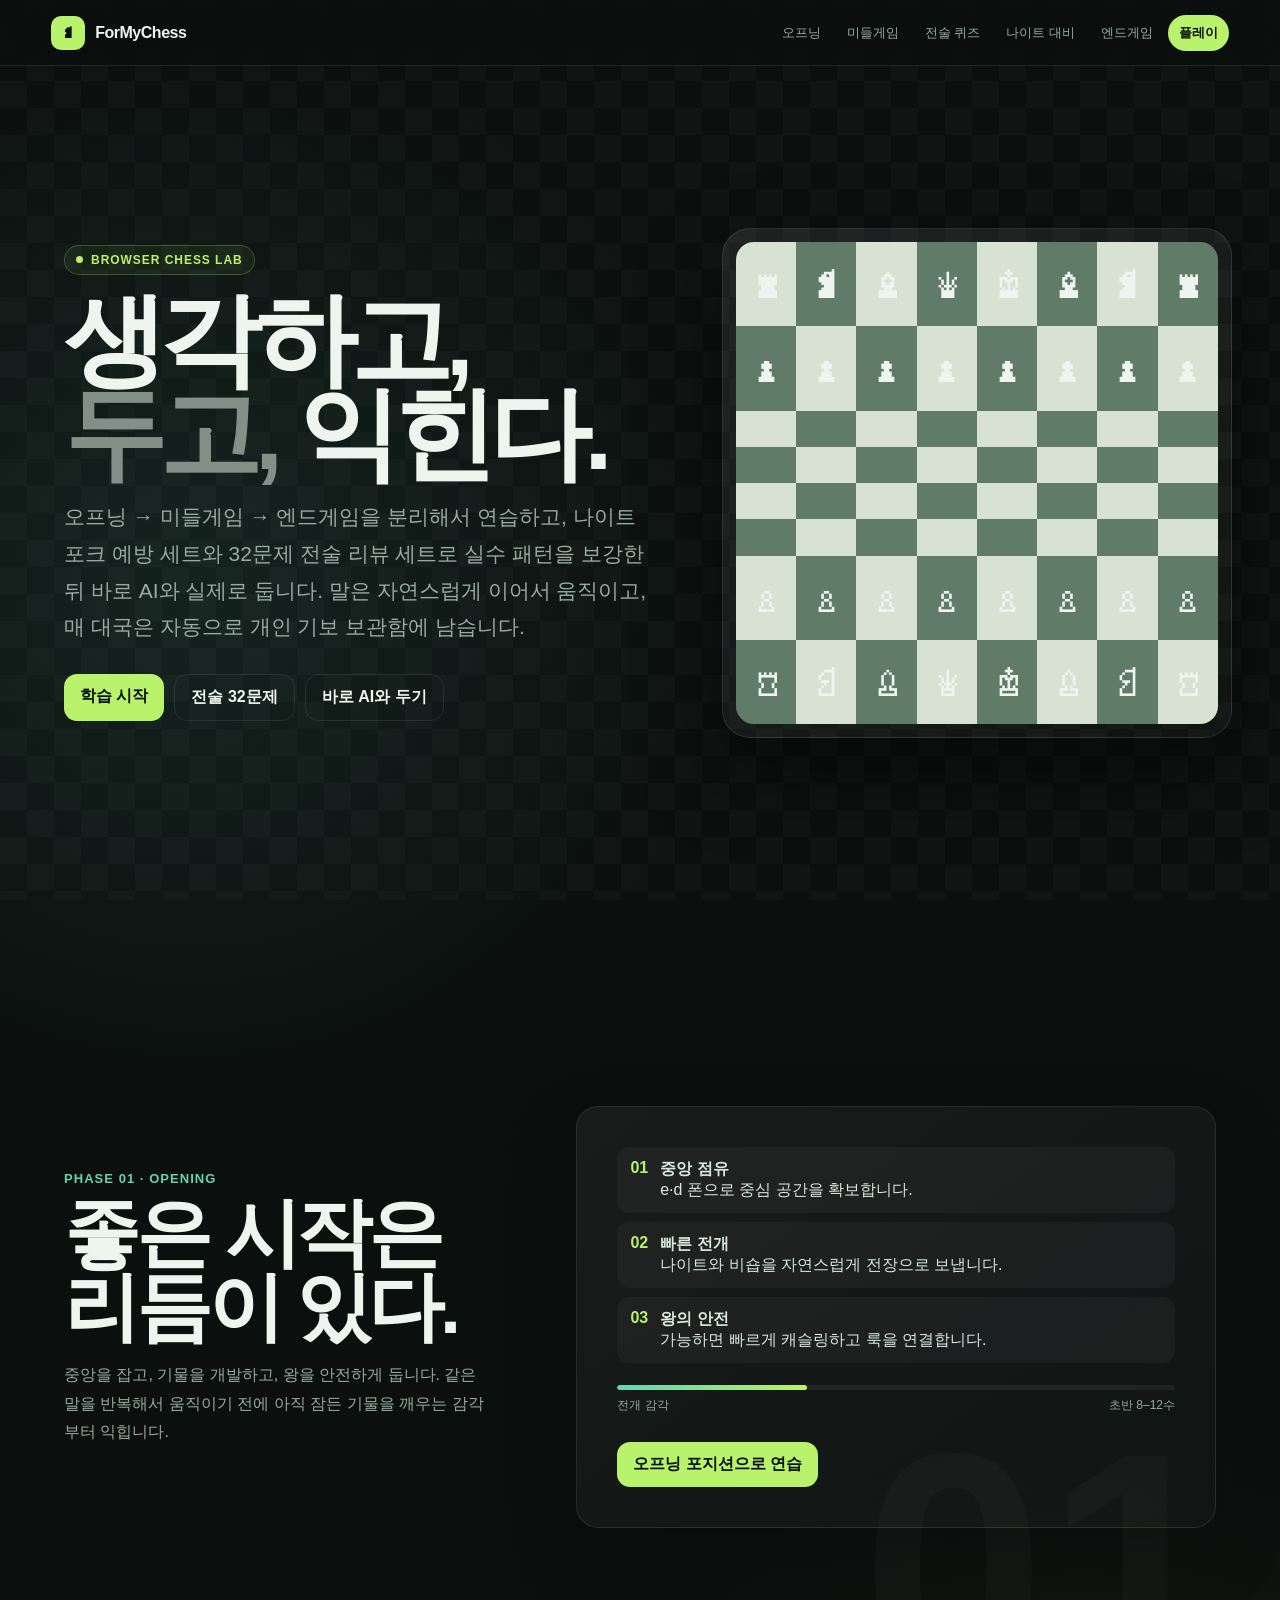
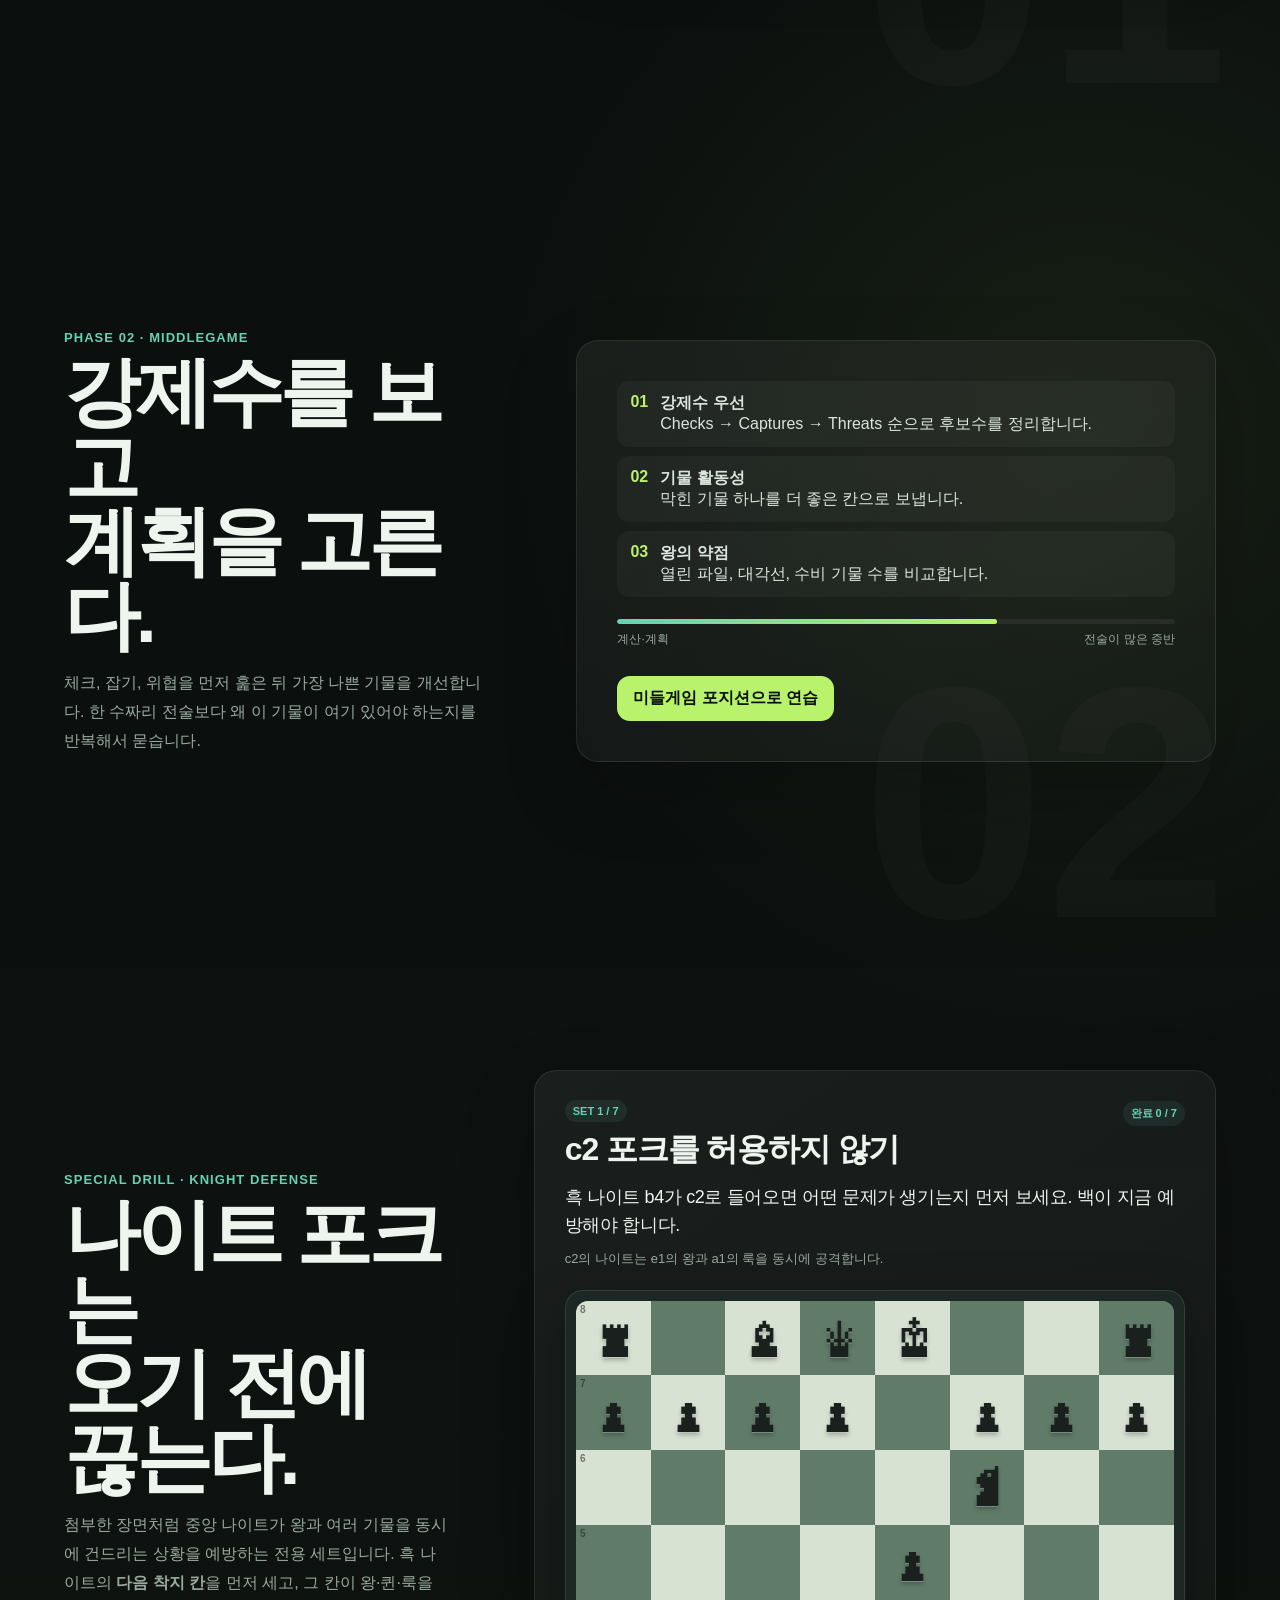
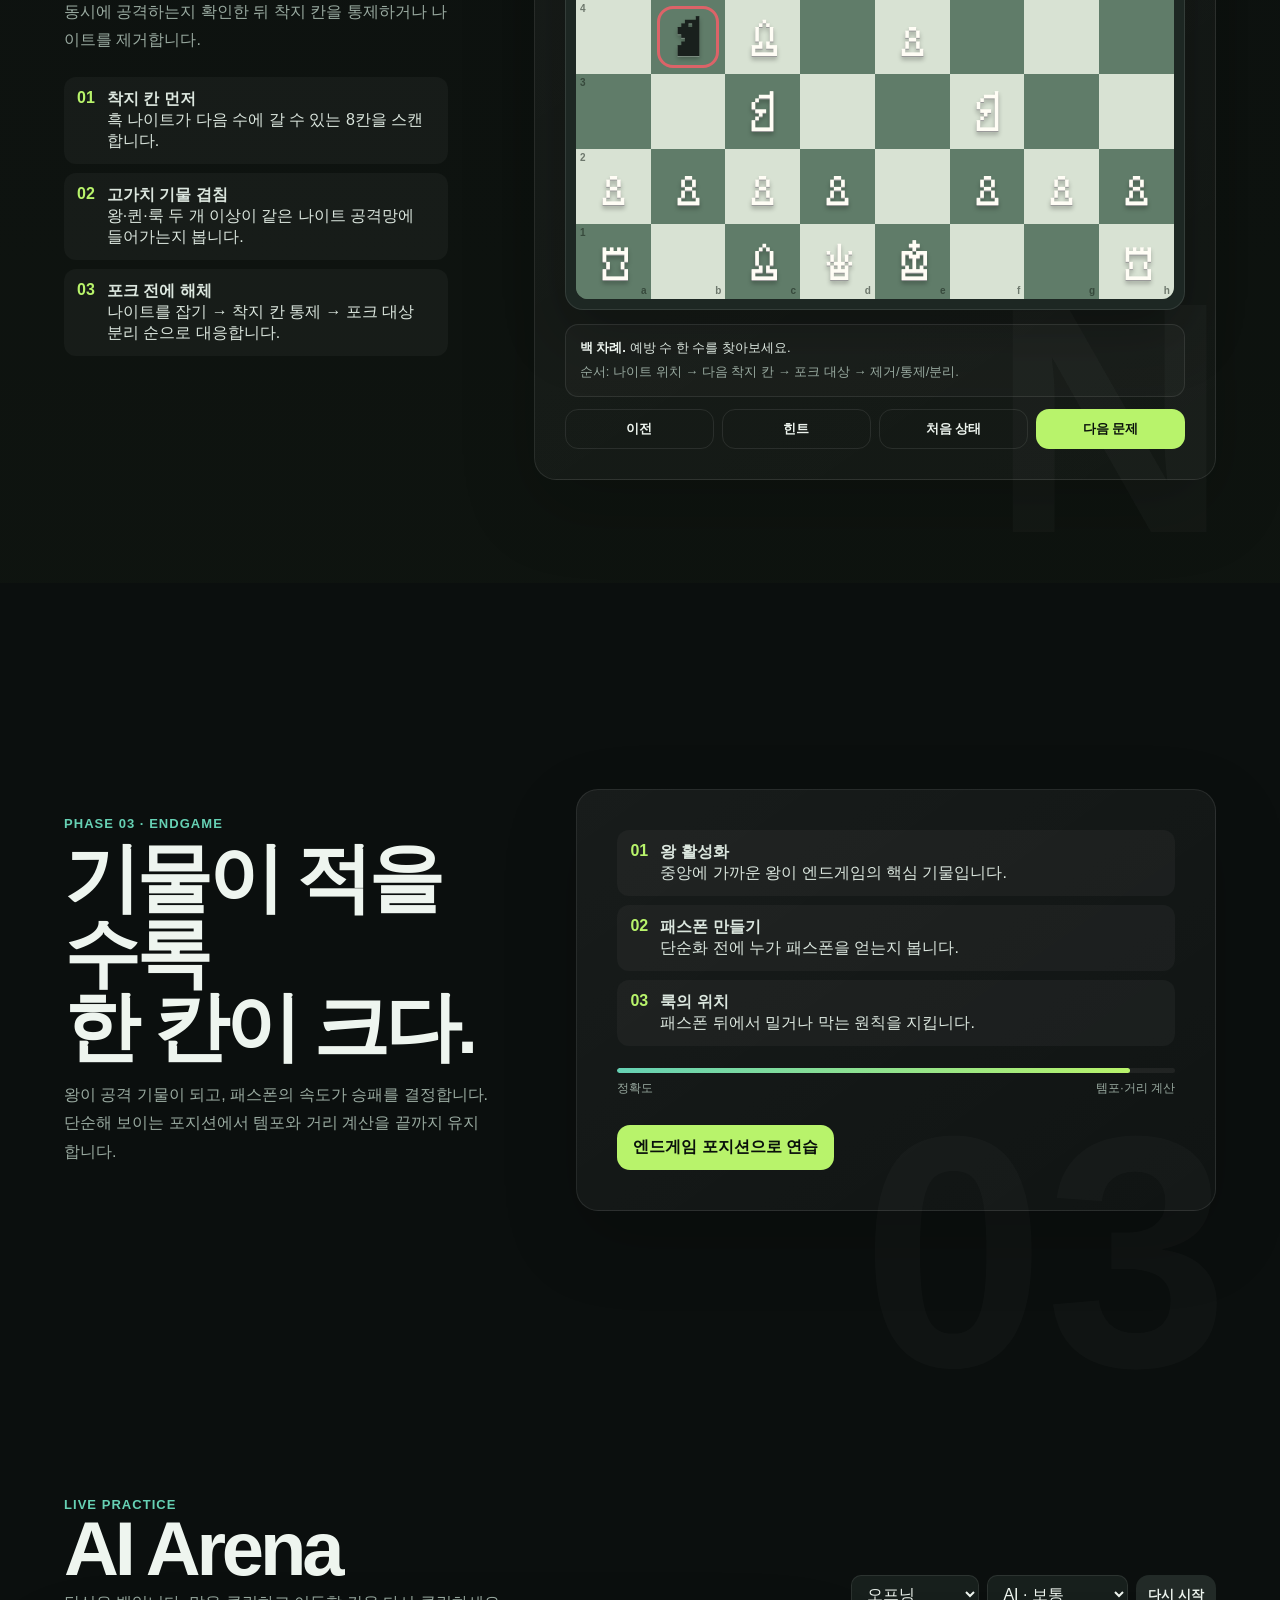
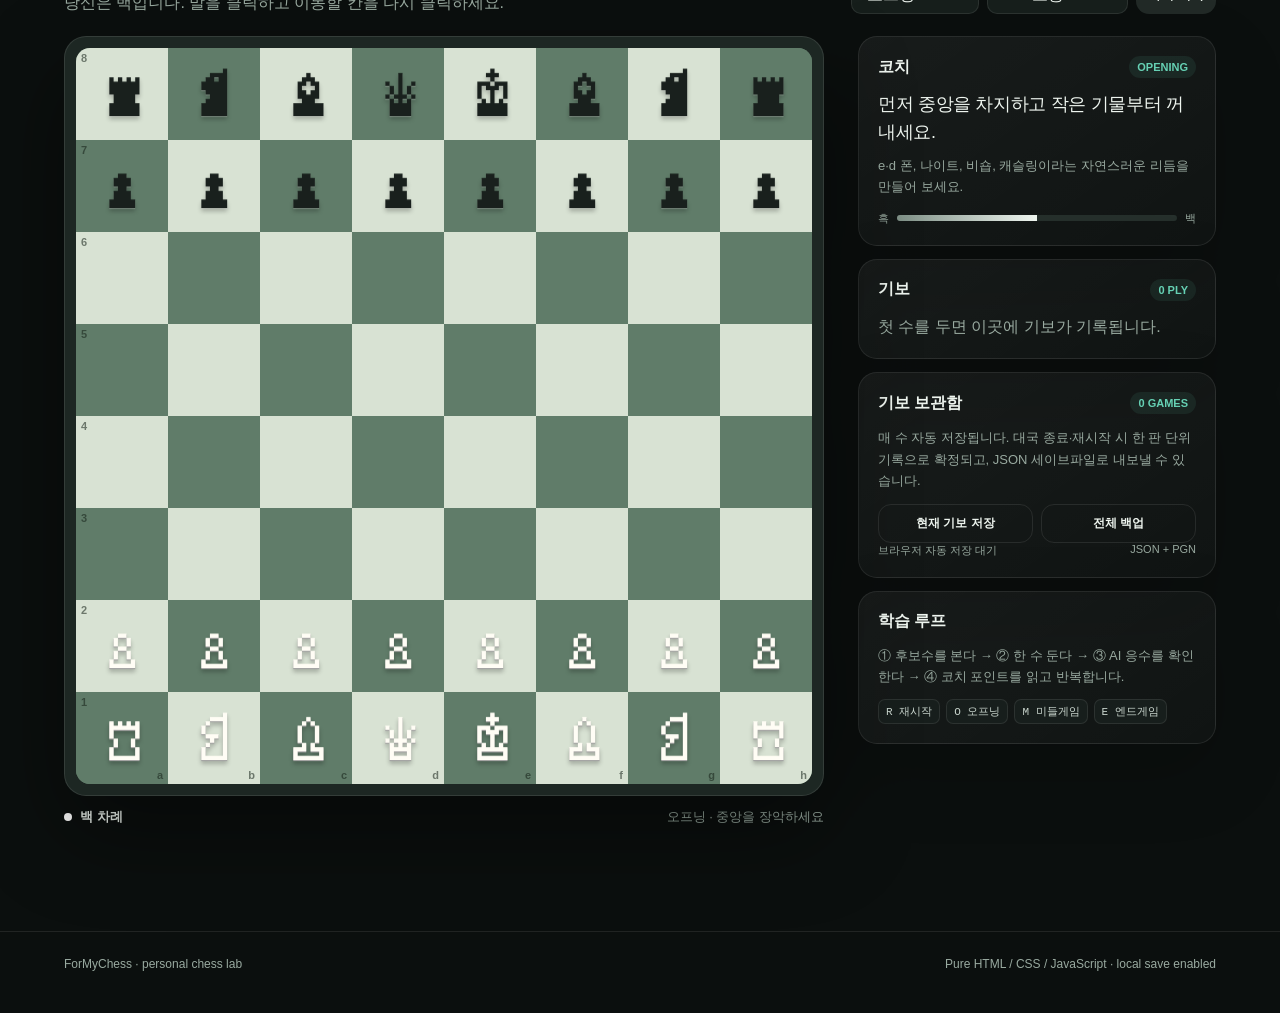
<file: index.html>
<!DOCTYPE html>
<html lang="ko">
<head>
  <meta charset="UTF-8">
  <meta name="viewport" content="width=device-width,initial-scale=1.0">
  <meta name="theme-color" content="#0b0f0e">
  <title>ForMyChess — 리듬으로 익히는 체스</title>
  <link rel="stylesheet" href="styles.css">
  <link rel="stylesheet" href="knight-training.css">
</head>
<body>
<header class="top"><a class="brand" href="#home"><span class="mark">♞</span><span>ForMyChess</span></a><nav><a href="#opening">오프닝</a><a href="#middlegame">미들게임</a><a href="tactics.html">전술 퀴즈</a><a href="#knight-training">나이트 대비</a><a href="#endgame">엔드게임</a><a class="play" href="#arena">플레이</a></nav></header>
<main>
<section class="hero" id="home"><div><span class="eyebrow"><span class="dot"></span>BROWSER CHESS LAB</span><h1>생각하고,<br><span class="soft">두고,</span> 익힌다.</h1><p>오프닝 → 미들게임 → 엔드게임을 분리해서 연습하고, 나이트 포크 예방 세트와 32문제 전술 리뷰 세트로 실수 패턴을 보강한 뒤 바로 AI와 실제로 둡니다. 말은 자연스럽게 이어서 움직이고, 매 대국은 자동으로 개인 기보 보관함에 남습니다.</p><div class="actions"><a class="btn primary" href="#opening">학습 시작</a><a class="btn ghost" href="tactics.html">전술 32문제</a><a class="btn ghost" href="#arena">바로 AI와 두기</a></div></div><div class="heroBoardShell" aria-hidden="true"><div class="heroBoard" id="heroBoard"></div></div></section>
<section class="phase" id="opening" data-n="01"><div class="phaseWrap"><div><div class="kicker">PHASE 01 · OPENING</div><h2>좋은 시작은<br>리듬이 있다.</h2><p class="copy">중앙을 잡고, 기물을 개발하고, 왕을 안전하게 둡니다. 같은 말을 반복해서 움직이기 전에 아직 잠든 기물을 깨우는 감각부터 익힙니다.</p></div><div class="card"><ul class="focus"><li><b>01</b><span><strong>중앙 점유</strong><br>e·d 폰으로 중심 공간을 확보합니다.</span></li><li><b>02</b><span><strong>빠른 전개</strong><br>나이트와 비숍을 자연스럽게 전장으로 보냅니다.</span></li><li><b>03</b><span><strong>왕의 안전</strong><br>가능하면 빠르게 캐슬링하고 룩을 연결합니다.</span></li></ul><div class="meter"><span style="--w:34%"></span></div><div class="meterLabel"><span>전개 감각</span><span>초반 8–12수</span></div><div class="actions"><button class="btn primary stageBtn" data-stage="opening">오프닝 포지션으로 연습</button></div></div></div></section>
<section class="phase" id="middlegame" data-n="02"><div class="phaseWrap"><div><div class="kicker">PHASE 02 · MIDDLEGAME</div><h2>강제수를 보고<br>계획을 고른다.</h2><p class="copy">체크, 잡기, 위협을 먼저 훑은 뒤 가장 나쁜 기물을 개선합니다. 한 수짜리 전술보다 왜 이 기물이 여기 있어야 하는지를 반복해서 묻습니다.</p></div><div class="card"><ul class="focus"><li><b>01</b><span><strong>강제수 우선</strong><br>Checks → Captures → Threats 순으로 후보수를 정리합니다.</span></li><li><b>02</b><span><strong>기물 활동성</strong><br>막힌 기물 하나를 더 좋은 칸으로 보냅니다.</span></li><li><b>03</b><span><strong>왕의 약점</strong><br>열린 파일, 대각선, 수비 기물 수를 비교합니다.</span></li></ul><div class="meter"><span style="--w:68%"></span></div><div class="meterLabel"><span>계산·계획</span><span>전술이 많은 중반</span></div><div class="actions"><button class="btn primary stageBtn" data-stage="middlegame">미들게임 포지션으로 연습</button></div></div></div></section>
<section class="phase knightPhase" id="knight-training" data-n="N"><div class="phaseWrap knightWrap"><div><div class="kicker">SPECIAL DRILL · KNIGHT DEFENSE</div><h2>나이트 포크는<br>오기 전에 끊는다.</h2><p class="copy">첨부한 장면처럼 중앙 나이트가 왕과 여러 기물을 동시에 건드리는 상황을 예방하는 전용 세트입니다. 흑 나이트의 <strong>다음 착지 칸</strong>을 먼저 세고, 그 칸이 왕·퀸·룩을 동시에 공격하는지 확인한 뒤 착지 칸을 통제하거나 나이트를 제거합니다.</p><ul class="focus knightRules"><li><b>01</b><span><strong>착지 칸 먼저</strong><br>흑 나이트가 다음 수에 갈 수 있는 8칸을 스캔합니다.</span></li><li><b>02</b><span><strong>고가치 기물 겹침</strong><br>왕·퀸·룩 두 개 이상이 같은 나이트 공격망에 들어가는지 봅니다.</span></li><li><b>03</b><span><strong>포크 전에 해체</strong><br>나이트를 잡기 → 착지 칸 통제 → 포크 대상 분리 순으로 대응합니다.</span></li></ul></div><div class="card knightCard"><div class="knightTop"><div><span class="pill" id="knightProgress">SET 1 / 7</span><h3 id="knightTitle">나이트 대비 훈련</h3></div><span class="pill knightSolved" id="knightSolved">완료 0 / 7</span></div><p class="coachMain" id="knightPrompt"></p><p class="coachSub" id="knightSub"></p><div class="knightBoardFrame"><div class="knightBoard" id="knightBoard" aria-label="나이트 대비 훈련 체스판"></div></div><div class="knightFeedback" id="knightFeedback" role="status"></div><div class="knightActions"><button class="btn ghost small" id="knightPrev">이전</button><button class="btn ghost small" id="knightHint">힌트</button><button class="btn ghost small" id="knightReset">처음 상태</button><button class="btn primary small" id="knightNext">다음 문제</button></div></div></div></section>
<section class="phase" id="endgame" data-n="03"><div class="phaseWrap"><div><div class="kicker">PHASE 03 · ENDGAME</div><h2>기물이 적을수록<br>한 칸이 크다.</h2><p class="copy">왕이 공격 기물이 되고, 패스폰의 속도가 승패를 결정합니다. 단순해 보이는 포지션에서 템포와 거리 계산을 끝까지 유지합니다.</p></div><div class="card"><ul class="focus"><li><b>01</b><span><strong>왕 활성화</strong><br>중앙에 가까운 왕이 엔드게임의 핵심 기물입니다.</span></li><li><b>02</b><span><strong>패스폰 만들기</strong><br>단순화 전에 누가 패스폰을 얻는지 봅니다.</span></li><li><b>03</b><span><strong>룩의 위치</strong><br>패스폰 뒤에서 밀거나 막는 원칙을 지킵니다.</span></li></ul><div class="meter"><span style="--w:92%"></span></div><div class="meterLabel"><span>정확도</span><span>템포·거리 계산</span></div><div class="actions"><button class="btn primary stageBtn" data-stage="endgame">엔드게임 포지션으로 연습</button></div></div></div></section>
<section class="arena" id="arena"><div class="arenaWrap"><div class="arenaHead"><div><div class="kicker">LIVE PRACTICE</div><h2>AI Arena</h2><p>당신은 백입니다. 말을 클릭하고 이동할 칸을 다시 클릭하세요.</p></div><div class="controls"><select id="stage" class="control"><option value="opening">오프닝</option><option value="middlegame">미들게임</option><option value="endgame">엔드게임</option></select><select id="difficulty" class="control"><option value="1">AI · 가볍게</option><option value="2" selected>AI · 보통</option><option value="3">AI · 깊게</option></select><button id="reset" class="btn small">다시 시작</button></div></div><div class="game"><div><div class="boardFrame" id="boardFrame"><div class="board" id="board" aria-label="체스판"></div></div><div class="status"><span class="turn"><span class="turnDot" id="turnDot"></span><span id="turnText">백 차례</span></span><span class="thinking" id="thinking"><span>AI 계산 중</span><i></i><i></i><i></i></span><span id="statusText"></span></div></div><aside class="side"><div class="panel"><div class="panelTitle"><h3>코치</h3><span class="pill" id="phasePill"></span></div><p class="coachMain" id="coachMain"></p><p class="coachSub" id="coachSub"></p><div class="evalWrap"><span>흑</span><div class="eval"><div class="evalFill" id="evalFill"></div></div><span>백</span></div></div><div class="panel"><div class="panelTitle"><h3>기보</h3><span class="pill" id="moveCount">0 PLY</span></div><div class="moves" id="moveList"><div class="empty">첫 수를 두면 이곳에 기보가 기록됩니다.</div></div></div><div class="panel"><div class="panelTitle"><h3>기보 보관함</h3><span class="pill" id="saveCount">0 GAMES</span></div><p class="coachSub">매 수 자동 저장됩니다. 대국 종료·재시작 시 한 판 단위 기록으로 확정되고, JSON 세이브파일로 내보낼 수 있습니다.</p><div class="saveActions"><button class="btn ghost" id="exportCurrent">현재 기보 저장</button><button class="btn ghost" id="exportAll">전체 백업</button></div><div class="saveMeta"><span id="saveStatus">브라우저 자동 저장 대기</span><span>JSON + PGN</span></div></div><div class="panel"><div class="panelTitle"><h3>학습 루프</h3></div><p class="coachSub">① 후보수를 본다 → ② 한 수 둔다 → ③ AI 응수를 확인한다 → ④ 코치 포인트를 읽고 반복합니다.</p><div class="keys"><kbd>R 재시작</kbd><kbd>O 오프닝</kbd><kbd>M 미들게임</kbd><kbd>E 엔드게임</kbd></div></div></aside></div></div></section>
</main>
<footer><span>ForMyChess · personal chess lab</span><span>Pure HTML / CSS / JavaScript · local save enabled</span></footer>
<div class="toast" id="toast" role="status"></div><div class="mate" id="mate"><div class="mateCard"><b id="mateTitle"></b><span id="mateSub"></span></div></div>
<script src="reference-book.js"></script>
<script src="app.js"></script>
<script src="knight-training.js"></script>
</body>
</html>
</file>
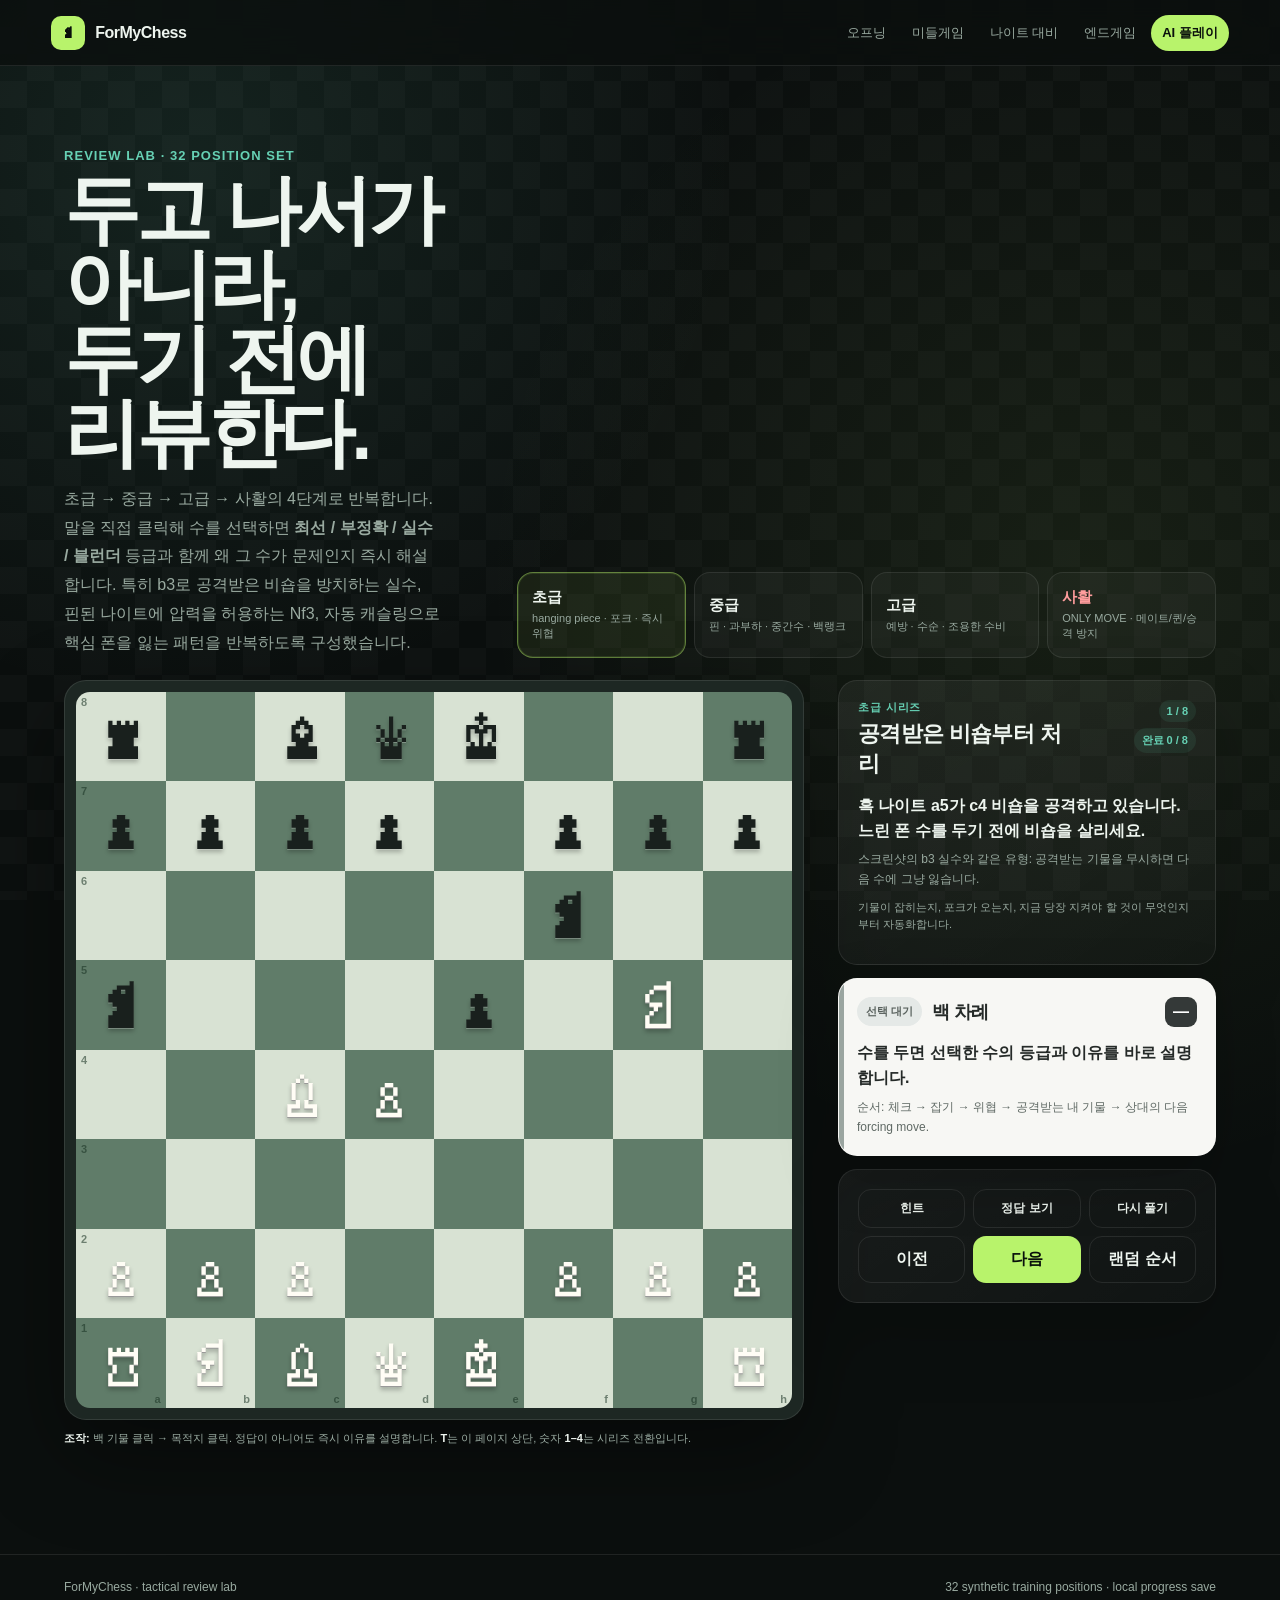
<file: tactics.html>
<!DOCTYPE html>
<html lang="ko">
<head>
  <meta charset="UTF-8">
  <meta name="viewport" content="width=device-width,initial-scale=1.0">
  <meta name="theme-color" content="#0b0f0e">
  <title>ForMyChess — 전술 리뷰 퀴즈</title>
  <link rel="stylesheet" href="styles.css">
  <link rel="stylesheet" href="tactics-training.css">
</head>
<body>
<header class="top">
  <a class="brand" href="index.html#home"><span class="mark">♞</span><span>ForMyChess</span></a>
  <nav><a href="index.html#opening">오프닝</a><a href="index.html#middlegame">미들게임</a><a href="index.html#knight-training">나이트 대비</a><a href="index.html#endgame">엔드게임</a><a class="play" href="index.html#arena">AI 플레이</a></nav>
</header>
<main>
<section class="tacticsPhase" id="tactics-training">
  <div class="tacticsWrap">
    <div class="tacticsIntro">
      <div>
        <div class="kicker">REVIEW LAB · 32 POSITION SET</div>
        <h2>두고 나서가 아니라,<br>두기 전에 리뷰한다.</h2>
        <p class="copy">초급 → 중급 → 고급 → 사활의 4단계로 반복합니다. 말을 직접 클릭해 수를 선택하면 <strong>최선 / 부정확 / 실수 / 블런더</strong> 등급과 함께 왜 그 수가 문제인지 즉시 해설합니다. 특히 b3로 공격받은 비숍을 방치하는 실수, 핀된 나이트에 압력을 허용하는 Nf3, 자동 캐슬링으로 핵심 폰을 잃는 패턴을 반복하도록 구성했습니다.</p>
      </div>
      <div class="seriesTabs" aria-label="전술 난이도 선택">
        <button class="seriesTab active" data-tactics-series="beginner"><b>초급</b><span>hanging piece · 포크 · 즉시 위협</span></button>
        <button class="seriesTab" data-tactics-series="intermediate"><b>중급</b><span>핀 · 과부하 · 중간수 · 백랭크</span></button>
        <button class="seriesTab" data-tactics-series="advanced"><b>고급</b><span>예방 · 수순 · 조용한 수비</span></button>
        <button class="seriesTab" data-tactics-series="survival"><b>사활</b><span>ONLY MOVE · 메이트/퀸/승격 방지</span></button>
      </div>
    </div>

    <div class="tacticsShell">
      <div>
        <div class="tacticsBoardFrame"><div class="tacticsBoard" id="tacticsBoard" aria-label="전술 리뷰 체스판"></div></div>
        <p class="tacticsTiny"><b>조작:</b> 백 기물 클릭 → 목적지 클릭. 정답이 아니어도 즉시 이유를 설명합니다. <b>T</b>는 이 페이지 상단, 숫자 <b>1–4</b>는 시리즈 전환입니다.</p>
      </div>
      <aside class="tacticsSide">
        <div class="tacticsPanel">
          <div class="tacticsPanelHead">
            <div><div class="tacticsSeriesLabel" id="tacticsSeriesName">초급 시리즈</div><h3 id="tacticsTitle">전술 리뷰</h3></div>
            <div class="tacticsMeta"><span class="pill" id="tacticsProgress">1 / 8</span><span class="pill" id="tacticsScore">완료 0 / 8</span></div>
          </div>
          <p class="tacticsPrompt" id="tacticsPrompt"></p>
          <p class="tacticsSub" id="tacticsSub"></p>
          <p class="tacticsTiny" id="tacticsSeriesDesc"></p>
        </div>

        <div class="tacticsFeedback neutral" id="tacticsFeedback" role="status">
          <div class="reviewTop"><span class="reviewGrade neutral" id="tacticsGrade">선택 대기</span><strong class="reviewMove" id="tacticsMove">백 차례</strong><span class="reviewEval" id="tacticsEval">—</span></div>
          <p class="reviewText">수를 두면 선택한 수의 등급과 이유를 바로 설명합니다.</p>
          <p class="reviewWhy">순서: 체크 → 잡기 → 위협 → 공격받는 내 기물 → 상대의 다음 forcing move.</p>
        </div>

        <div class="tacticsPanel">
          <div class="tacticsActions">
            <button class="btn ghost" id="tacticsHint">힌트</button>
            <button class="btn ghost" id="tacticsAnswer">정답 보기</button>
            <button class="btn ghost" id="tacticsRetry">다시 풀기</button>
          </div>
          <div class="tacticsNav" style="margin-top:8px">
            <button class="btn ghost" id="tacticsPrev">이전</button>
            <button class="btn primary" id="tacticsNext">다음</button>
            <button class="btn ghost" id="tacticsShuffle">랜덤 순서</button>
          </div>
        </div>
      </aside>
    </div>
  </div>
</section>
</main>
<footer><span>ForMyChess · tactical review lab</span><span>32 synthetic training positions · local progress save</span></footer>
<script src="tactics-data-beginner.js"></script>
<script src="tactics-data-intermediate.js"></script>
<script src="tactics-data-advanced.js"></script>
<script src="tactics-data-survival.js"></script>
<script src="tactics-training.js"></script>
</body>
</html>
</file>
<file: styles.css>
:root{--bg:#0b0f0e;--panel:#151c1a;--line:rgba(255,255,255,.09);--text:#eef5ef;--muted:#99aaa0;--accent:#b8f36b;--accent2:#66d1b4;--danger:#ff5d68;--gold:#ffc764;--light:#d8e2d3;--dark:#607c69;--move:285ms}*{box-sizing:border-box}html{scroll-behavior:smooth;scroll-snap-type:y proximity}body{margin:0;min-width:320px;color:var(--text);background:radial-gradient(circle at 15% 10%,rgba(102,209,180,.1),transparent 34rem),radial-gradient(circle at 85% 35%,rgba(184,243,107,.07),transparent 38rem),var(--bg);font-family:Inter,Pretendard,-apple-system,BlinkMacSystemFont,"Segoe UI",sans-serif;overflow-x:hidden}body:before{content:"";position:fixed;inset:0;z-index:-1;opacity:.024;background-image:linear-gradient(45deg,#fff 25%,transparent 25%),linear-gradient(-45deg,#fff 25%,transparent 25%),linear-gradient(45deg,transparent 75%,#fff 75%),linear-gradient(-45deg,transparent 75%,#fff 75%);background-size:54px 54px;background-position:0 0,0 27px,27px -27px,-27px 0;pointer-events:none}a{color:inherit;text-decoration:none}button,select{font:inherit}button{cursor:pointer}.top{position:sticky;top:0;z-index:60;height:66px;padding:0 clamp(16px,4vw,60px);display:flex;align-items:center;justify-content:space-between;border-bottom:1px solid var(--line);background:rgba(11,15,14,.78);backdrop-filter:blur(18px)}.brand{display:flex;align-items:center;gap:10px;font-weight:900;letter-spacing:-.03em}.mark{width:34px;aspect-ratio:1;border-radius:10px;display:grid;place-items:center;color:#09100b;background:var(--accent)}nav{display:flex;gap:4px;align-items:center}nav a{padding:9px 11px;border-radius:999px;color:var(--muted);font-size:13px;transition:.18s}nav a:hover{color:var(--text);background:rgba(255,255,255,.06)}nav .play{color:#0a100c;background:var(--accent);font-weight:900}section{min-height:calc(100svh - 66px);padding:clamp(56px,8vw,105px) clamp(18px,5vw,82px);display:grid;align-items:center;scroll-snap-align:start;scroll-margin-top:66px}.hero{grid-template-columns:minmax(0,1.1fr) minmax(320px,.9fr);gap:clamp(38px,7vw,95px);overflow:hidden}.eyebrow{display:inline-flex;align-items:center;gap:8px;padding:7px 11px;border:1px solid rgba(184,243,107,.23);border-radius:999px;color:var(--accent);background:rgba(184,243,107,.06);font-size:12px;font-weight:900;letter-spacing:.08em}.dot{width:7px;aspect-ratio:1;border-radius:50%;background:var(--accent);box-shadow:0 0 0 0 rgba(184,243,107,.45);animation:pulse 1.8s infinite}@keyframes pulse{70%{box-shadow:0 0 0 9px rgba(184,243,107,0)}}h1{margin:18px 0;font-size:clamp(52px,8vw,110px);line-height:.92;letter-spacing:-.065em}.soft{color:#829088}.hero p{max-width:650px;margin:0;color:var(--muted);font-size:clamp(16px,1.7vw,21px);line-height:1.75}.actions{display:flex;gap:10px;flex-wrap:wrap;margin-top:28px}.btn{border:0;border-radius:13px;padding:12px 16px;color:var(--text);background:#222a27;font-weight:900;transition:transform .18s,filter .18s}.btn:hover{transform:translateY(-2px);filter:brightness(1.08)}.btn.primary{color:#09100b;background:var(--accent)}.btn.ghost{border:1px solid var(--line);background:transparent}.btn.small{padding:9px 12px;font-size:13px}.heroBoardShell{justify-self:center;width:min(42vw,510px);min-width:320px;aspect-ratio:1;padding:13px;border:1px solid rgba(255,255,255,.1);border-radius:28px;background:linear-gradient(145deg,rgba(255,255,255,.08),rgba(255,255,255,.02));box-shadow:0 34px 85px rgba(0,0,0,.42);animation:float 5s ease-in-out infinite}@keyframes float{50%{transform:translateY(-12px) rotate(1deg)}}.heroBoard{width:100%;height:100%;display:grid;grid-template-columns:repeat(8,1fr);overflow:hidden;border-radius:18px}.heroSq{display:grid;place-items:center;font-size:clamp(23px,3.3vw,42px)}.heroSq.light{background:var(--light)}.heroSq.dark{background:var(--dark)}.phase{position:relative}.phase:after{content:attr(data-n);position:absolute;right:4vw;bottom:0;font-size:min(28vw,330px);font-weight:900;line-height:1;color:rgba(255,255,255,.025);pointer-events:none}.phaseWrap{position:relative;z-index:1;width:min(1160px,100%);margin:auto;display:grid;grid-template-columns:minmax(0,.8fr) minmax(0,1.2fr);gap:clamp(32px,7vw,86px);align-items:center}.kicker{color:var(--accent2);font-weight:900;font-size:13px;letter-spacing:.08em}.phase h2,.arena h2{margin:10px 0 14px;font-size:clamp(42px,6vw,76px);line-height:.98;letter-spacing:-.055em}.copy{color:var(--muted);line-height:1.8;max-width:520px}.card,.panel{border:1px solid var(--line);border-radius:22px;background:linear-gradient(145deg,rgba(255,255,255,.055),rgba(255,255,255,.025));padding:clamp(22px,4vw,40px);box-shadow:0 28px 75px rgba(0,0,0,.18)}.focus{display:grid;gap:9px;margin:0 0 22px;padding:0;list-style:none}.focus li{display:flex;gap:12px;padding:12px 13px;border-radius:12px;background:rgba(255,255,255,.035);color:#dbe6de}.focus b{color:var(--accent);font-variant-numeric:tabular-nums}.meter{height:5px;border-radius:99px;background:rgba(255,255,255,.06);overflow:hidden}.meter span{display:block;height:100%;width:var(--w);background:linear-gradient(90deg,var(--accent2),var(--accent));border-radius:inherit}.meterLabel{display:flex;justify-content:space-between;margin-top:7px;color:var(--muted);font-size:12px}.arena{min-height:auto;padding-top:80px;padding-bottom:105px;align-items:start}.arenaWrap{width:min(1320px,100%);margin:auto}.arenaHead{display:flex;justify-content:space-between;align-items:end;gap:20px;flex-wrap:wrap;margin-bottom:22px}.arenaHead h2{margin:0}.arenaHead p{margin:7px 0 0;color:var(--muted)}.controls{display:flex;gap:8px;flex-wrap:wrap}.control{color:var(--text);border:1px solid var(--line);background:#171f1c;border-radius:10px;padding:9px 31px 9px 11px;outline:none}.game{display:grid;grid-template-columns:minmax(320px,760px) minmax(280px,1fr);gap:clamp(18px,3vw,34px);align-items:start}.boardFrame{position:relative;width:100%;aspect-ratio:1;padding:11px;border-radius:22px;background:#1d2723;border:1px solid rgba(255,255,255,.1);box-shadow:0 36px 90px rgba(0,0,0,.42);user-select:none;touch-action:manipulation}.board{position:relative;width:100%;height:100%;display:grid;grid-template-columns:repeat(8,1fr);grid-template-rows:repeat(8,1fr);overflow:hidden;border-radius:14px;background:var(--dark);contain:layout paint}.square{position:relative;display:grid;place-items:center;border:0;padding:0;min-width:0;min-height:0;color:#142017;transition:filter .16s,box-shadow .16s}.square.light{background:var(--light)}.square.dark{background:var(--dark)}.square:before{content:"";position:absolute;inset:0;opacity:0;background:rgba(184,243,107,.24);transition:opacity .16s}.square.selected:before{opacity:1;box-shadow:inset 0 0 0 4px rgba(184,243,107,.65)}.square.last:after{content:"";position:absolute;inset:0;background:rgba(255,199,100,.18);pointer-events:none}.moveDot{position:absolute;z-index:4;width:18%;aspect-ratio:1;border-radius:50%;background:rgba(16,32,23,.42);box-shadow:0 0 0 5px rgba(255,255,255,.07)}.square.capture .moveDot{width:78%;background:transparent;box-shadow:inset 0 0 0 clamp(4px,.7vw,8px) rgba(25,49,35,.36)}.coord{position:absolute;z-index:5;font-size:clamp(8px,1vw,11px);font-weight:900;opacity:.55;pointer-events:none}.coord.r{left:5px;top:4px}.coord.f{right:5px;bottom:3px}.piece{position:relative;z-index:6;width:100%;height:100%;display:grid;place-items:center;font-family:"Arial Unicode MS","Noto Sans Symbols 2",serif;font-size:clamp(33px,6vw,69px);line-height:1;filter:drop-shadow(0 3px 2px rgba(0,0,0,.24));transform:translate3d(0,-1%,0);transition:transform .18s cubic-bezier(.22,.8,.22,1),opacity .16s ease;pointer-events:none;backface-visibility:hidden}.boardFrame:not(.animating) .square:hover .piece{transform:translate3d(0,-3%,0) scale(1.018)}.whitePiece{color:#fffdf5;text-shadow:0 1px 0 #999}.blackPiece{color:#19201d;text-shadow:0 1px 0 rgba(255,255,255,.25)}.square.check{animation:check .72s ease-in-out infinite alternate;box-shadow:inset 0 0 0 5px rgba(255,93,104,.88),inset 0 0 34px rgba(255,93,104,.5);z-index:7}@keyframes check{to{filter:saturate(1.5) brightness(1.08)}}.ghostMove{position:absolute;z-index:30;display:grid;place-items:center;pointer-events:none;font-family:"Arial Unicode MS","Noto Sans Symbols 2",serif;line-height:1;filter:drop-shadow(0 7px 5px rgba(0,0,0,.28));will-change:transform,opacity;backface-visibility:hidden;transform:translate3d(0,0,0)}.boardFrame.ring{animation:ring .34s ease}@keyframes ring{35%{box-shadow:0 0 0 3px rgba(255,93,104,.28),0 36px 90px rgba(0,0,0,.42)}}.status{display:flex;justify-content:space-between;gap:12px;align-items:center;margin-top:12px;color:var(--muted);font-size:13px}.turn{display:inline-flex;align-items:center;gap:8px;color:var(--text);font-weight:900}.turnDot{width:8px;aspect-ratio:1;border-radius:50%;background:#fff}.turnDot.black{background:#222;border:1px solid #666}.thinking{display:none;gap:4px;align-items:center}.thinking.show{display:flex}.thinking i{width:5px;height:5px;border-radius:50%;background:var(--accent);animation:think 1s infinite}.thinking i:nth-child(2){animation-delay:.12s}.thinking i:nth-child(3){animation-delay:.24s}@keyframes think{50%{transform:translateY(-4px)}}.side{display:grid;gap:13px}.panel{padding:19px;border-radius:19px}.panelTitle{display:flex;justify-content:space-between;align-items:center;gap:12px;margin-bottom:13px}.panelTitle h3{margin:0;font-size:16px}.pill{padding:5px 8px;border-radius:999px;background:rgba(102,209,180,.09);color:var(--accent2);font-size:11px;font-weight:900}.coachMain{font-size:18px;line-height:1.55;letter-spacing:-.02em;margin:0 0 8px}.coachSub{color:var(--muted);font-size:13px;line-height:1.65;margin:0}.moves{display:grid;grid-template-columns:34px 1fr 1fr;gap:7px 9px;max-height:220px;overflow:auto;font-variant-numeric:tabular-nums}.moves .n{color:#708078}.moves .mv{color:#dce7df;font-weight:800}.empty{grid-column:1/-1;color:var(--muted);line-height:1.6}.evalWrap{display:grid;grid-template-columns:auto 1fr auto;gap:8px;align-items:center;margin-top:13px;color:var(--muted);font-size:11px}.eval{height:6px;border-radius:99px;overflow:hidden;background:#26302c}.evalFill{height:100%;width:50%;background:linear-gradient(90deg,#7f9187,#eff6f0);transition:width .25s}.keys{display:flex;flex-wrap:wrap;gap:6px;margin-top:11px}kbd{border:1px solid var(--line);border-radius:7px;padding:4px 7px;background:#171e1c;color:#cbd7cf;font-size:11px}.saveActions{display:grid;grid-template-columns:1fr 1fr;gap:8px;margin-top:12px}.saveActions .btn{padding:10px 11px;font-size:12px}.saveMeta{display:flex;justify-content:space-between;gap:8px;color:var(--muted);font-size:11px}.toast{position:fixed;left:50%;top:84px;z-index:100;transform:translate(-50%,-14px) scale(.96);opacity:0;pointer-events:none;padding:9px 13px;border:1px solid var(--line);border-radius:999px;background:rgba(12,18,15,.94);box-shadow:0 18px 50px rgba(0,0,0,.35);font-size:13px;font-weight:900;letter-spacing:.03em;transition:.18s}.toast.show{opacity:1;transform:translate(-50%,0) scale(1)}.toast.danger{border-color:rgba(255,93,104,.4)}.mate{position:fixed;inset:0;z-index:90;display:grid;place-items:center;opacity:0;pointer-events:none;background:rgba(6,8,7,.15);transition:opacity .22s}.mate.show{opacity:1}.mateCard{transform:scale(.9) translateY(10px);padding:21px 25px;border:1px solid rgba(255,255,255,.12);border-radius:21px;background:rgba(13,18,16,.94);box-shadow:0 30px 90px rgba(0,0,0,.46);text-align:center;transition:transform .28s}.mate.show .mateCard{transform:scale(1)}.mateCard b{display:block;font-size:25px}.mateCard span{display:block;margin-top:6px;color:var(--muted);font-size:13px}.spark{position:fixed;z-index:91;width:6px;height:6px;border-radius:2px;background:var(--accent);pointer-events:none;animation:spark .75s ease-out forwards}@keyframes spark{to{transform:translate(var(--dx),var(--dy)) rotate(180deg) scale(.2);opacity:0}}footer{border-top:1px solid var(--line);padding:25px clamp(18px,5vw,82px) 42px;display:flex;justify-content:space-between;gap:18px;flex-wrap:wrap;color:var(--muted);font-size:12px}@media(max-width:980px){.hero{grid-template-columns:1fr}.heroBoardShell{width:min(76vw,500px)}.phaseWrap{grid-template-columns:1fr}.game{grid-template-columns:1fr}.side{grid-template-columns:repeat(2,minmax(0,1fr))}}@media(max-width:720px){.top{height:60px;padding:0 13px}.brand span:last-child{display:none}nav a{padding:8px;font-size:12px}section{min-height:auto;padding:72px 18px}.hero{padding-top:64px}.heroBoardShell{width:min(88vw,440px);min-width:0}.phase:after{font-size:44vw}.arena{padding-top:64px}.controls{width:100%}.control{flex:1;min-width:130px}.side{grid-template-columns:1fr}.boardFrame{padding:7px;border-radius:17px}.board{border-radius:11px}.status{align-items:flex-start;flex-wrap:wrap}.saveActions{grid-template-columns:1fr}}@media(prefers-reduced-motion:reduce){*{scroll-behavior:auto!important;animation-duration:.001ms!important;animation-iteration-count:1!important;transition-duration:.001ms!important}.heroBoardShell{transform:none!important}}
</file>
<file: knight-training.css>
.knightPhase{background:linear-gradient(180deg,rgba(255,255,255,.012),rgba(184,243,107,.025))}
.knightWrap{grid-template-columns:minmax(280px,.72fr) minmax(360px,1.28fr)}
.knightRules{margin-top:22px}
.knightCard{padding:clamp(18px,3vw,30px)}
.knightTop{display:flex;justify-content:space-between;gap:14px;align-items:flex-start;margin-bottom:12px}
.knightTop h3{margin:9px 0 0;font-size:clamp(22px,3vw,32px);letter-spacing:-.035em}
.knightSolved{white-space:nowrap}
.knightBoardFrame{width:min(100%,620px);margin:20px auto 0;padding:10px;border:1px solid rgba(255,255,255,.1);border-radius:18px;background:#1d2723;box-shadow:0 24px 60px rgba(0,0,0,.28)}
.knightBoard{width:100%;aspect-ratio:1;display:grid;grid-template-columns:repeat(8,1fr);grid-template-rows:repeat(8,1fr);overflow:hidden;border-radius:12px;background:var(--dark);user-select:none;touch-action:manipulation}
.knightSq{position:relative;display:grid;place-items:center;border:0;padding:0;min-width:0;min-height:0}
.knightSq.light{background:var(--light)}
.knightSq.dark{background:var(--dark)}
.knightSq.selected{box-shadow:inset 0 0 0 4px rgba(184,243,107,.78);z-index:3}
.knightSq.dangerKnight:after{content:"";position:absolute;inset:8%;z-index:4;border:3px solid rgba(255,93,104,.78);border-radius:16px;pointer-events:none}
.knightSq.dangerLanding:before{content:"";position:absolute;inset:0;z-index:2;background:rgba(255,93,104,.26);box-shadow:inset 0 0 0 4px rgba(255,93,104,.62);pointer-events:none}
.knightSq.correctLanding:before{content:"";position:absolute;inset:0;z-index:2;background:rgba(184,243,107,.26);box-shadow:inset 0 0 0 4px rgba(184,243,107,.62);pointer-events:none}
.knightPiece{position:relative;z-index:3;width:100%;height:100%;display:grid;place-items:center;font-family:"Arial Unicode MS","Noto Sans Symbols 2",serif;font-size:clamp(27px,5.1vw,58px);line-height:1;filter:drop-shadow(0 3px 2px rgba(0,0,0,.24));pointer-events:none}
.knightCoord{position:absolute;z-index:5;font-size:clamp(7px,.85vw,10px);font-weight:900;opacity:.55;pointer-events:none;color:#172119}
.knightCoord.rank{left:4px;top:3px}
.knightCoord.file{right:4px;bottom:3px}
.knightFeedback{min-height:72px;margin-top:14px;padding:13px 14px;border:1px solid var(--line);border-radius:13px;background:rgba(255,255,255,.028);color:#dce7df;font-size:13px;line-height:1.6}
.knightFeedback strong{color:var(--text)}
.knightFeedback span{display:block;margin-top:4px;color:var(--muted)}
.knightFeedback.success{border-color:rgba(184,243,107,.35);background:rgba(184,243,107,.055)}
.knightFeedback.wrong{border-color:rgba(255,93,104,.28);background:rgba(255,93,104,.045)}
.knightFeedback.hint{border-color:rgba(255,199,100,.3);background:rgba(255,199,100,.045)}
.knightActions{display:grid;grid-template-columns:repeat(4,minmax(0,1fr));gap:8px;margin-top:12px}
.knightActions .btn{padding:10px 8px}
@media(max-width:930px){
  .knightWrap{grid-template-columns:1fr}
  .knightBoardFrame{width:min(100%,560px)}
}
@media(max-width:560px){
  .knightCard{padding:14px}
  .knightActions{grid-template-columns:1fr 1fr}
  .knightTop{align-items:center}
  .knightPiece{font-size:clamp(28px,10vw,48px)}
}
</file>
<file: tactics-training.css>
.tacticsPhase{min-height:auto;padding-top:82px;padding-bottom:96px;align-items:start}.tacticsWrap{width:min(1320px,100%);margin:auto}.tacticsIntro{display:grid;grid-template-columns:minmax(0,.7fr) minmax(0,1.3fr);gap:clamp(28px,6vw,78px);align-items:end;margin-bottom:22px}.tacticsIntro h2{margin:10px 0 14px;font-size:clamp(42px,6vw,76px);line-height:.98;letter-spacing:-.055em}.tacticsIntro .copy{margin:0}.seriesTabs{display:grid;grid-template-columns:repeat(4,1fr);gap:8px}.seriesTab{border:1px solid var(--line);border-radius:16px;padding:15px 14px;text-align:left;color:var(--text);background:rgba(255,255,255,.03);transition:.18s}.seriesTab:hover{transform:translateY(-2px);border-color:rgba(184,243,107,.28)}.seriesTab.active{border-color:rgba(184,243,107,.45);background:rgba(184,243,107,.08);box-shadow:inset 0 0 0 1px rgba(184,243,107,.12)}.seriesTab b{display:block;font-size:15px}.seriesTab span{display:block;margin-top:4px;color:var(--muted);font-size:11px;line-height:1.4}.seriesTab[data-tactics-series="survival"] b{color:#ff9d9d}.tacticsShell{display:grid;grid-template-columns:minmax(320px,740px) minmax(300px,1fr);gap:clamp(18px,3vw,34px);align-items:start}.tacticsBoardFrame{width:100%;aspect-ratio:1;padding:11px;border-radius:22px;background:#1d2723;border:1px solid rgba(255,255,255,.1);box-shadow:0 36px 90px rgba(0,0,0,.38);user-select:none;touch-action:manipulation}.tacticsBoard{width:100%;height:100%;display:grid;grid-template-columns:repeat(8,1fr);grid-template-rows:repeat(8,1fr);overflow:hidden;border-radius:14px}.tacticsSq{position:relative;display:grid;place-items:center;border:0;padding:0;min-width:0;min-height:0}.tacticsSq.light{background:var(--light)}.tacticsSq.dark{background:var(--dark)}.tacticsSq:before{content:"";position:absolute;inset:0;pointer-events:none;transition:.16s}.tacticsSq.selected:before{background:rgba(184,243,107,.25);box-shadow:inset 0 0 0 4px rgba(184,243,107,.7)}.tacticsSq.lastWrong:before{background:rgba(255,93,104,.24);box-shadow:inset 0 0 0 4px rgba(255,93,104,.56)}.tacticsSq.lastCorrect:before{background:rgba(102,209,180,.24);box-shadow:inset 0 0 0 4px rgba(102,209,180,.65)}.tacticsSq.hintTarget:after{content:"";position:absolute;z-index:3;width:28%;aspect-ratio:1;border-radius:50%;background:rgba(184,243,107,.58);box-shadow:0 0 0 7px rgba(184,243,107,.14)}.tacticsPiece{position:relative;z-index:2;width:100%;height:100%;display:grid;place-items:center;font-family:"Arial Unicode MS","Noto Sans Symbols 2",serif;font-size:clamp(34px,6vw,68px);line-height:1;filter:drop-shadow(0 3px 2px rgba(0,0,0,.24));pointer-events:none}.tacticsCoord{position:absolute;z-index:4;font-size:clamp(8px,1vw,11px);font-weight:900;opacity:.55;pointer-events:none;color:#173021}.tacticsCoord.rank{left:5px;top:4px}.tacticsCoord.file{right:5px;bottom:3px}.tacticsSide{display:grid;gap:13px}.tacticsPanel{padding:19px;border:1px solid var(--line);border-radius:19px;background:linear-gradient(145deg,rgba(255,255,255,.055),rgba(255,255,255,.025));box-shadow:0 28px 75px rgba(0,0,0,.18)}.tacticsPanelHead{display:flex;justify-content:space-between;gap:12px;align-items:flex-start}.tacticsPanelHead h3{margin:4px 0 0;font-size:22px;letter-spacing:-.03em}.tacticsSeriesLabel{color:var(--accent2);font-size:11px;font-weight:900;letter-spacing:.08em}.tacticsMeta{display:flex;gap:6px;flex-wrap:wrap;justify-content:flex-end}.tacticsPrompt{margin:14px 0 6px;font-size:16px;line-height:1.6;font-weight:800}.tacticsSub{margin:0;color:var(--muted);font-size:12px;line-height:1.65}.tacticsFeedback{position:relative;padding:18px 18px 17px 18px;border:1px solid var(--line);border-radius:19px;background:#f7f7f4;color:#252a28;box-shadow:0 20px 60px rgba(0,0,0,.23);overflow:hidden}.tacticsFeedback:before{content:"";position:absolute;left:0;top:0;bottom:0;width:5px;background:#9aa5a0}.tacticsFeedback.best:before,.tacticsFeedback.good:before{background:#49b887}.tacticsFeedback.inaccuracy:before{background:#ffb65c}.tacticsFeedback.mistake:before{background:#ff8c55}.tacticsFeedback.blunder:before{background:#ef4d58}.reviewTop{display:flex;align-items:center;gap:10px}.reviewGrade{display:inline-grid;place-items:center;min-width:54px;padding:7px 9px;border-radius:999px;background:#e5e9e7;color:#59615d;font-size:11px;font-weight:950}.reviewGrade.best,.reviewGrade.good{background:#daf3e7;color:#16724f}.reviewGrade.inaccuracy{background:#fff0d8;color:#a96300}.reviewGrade.mistake{background:#ffe5d7;color:#b44d16}.reviewGrade.blunder{background:#ffdadd;color:#b8202c}.reviewMove{font-size:18px;font-weight:950;letter-spacing:-.03em;flex:1}.reviewEval{padding:6px 8px;border-radius:9px;background:#343938;color:#fff;font-weight:900;font-variant-numeric:tabular-nums}.reviewText{margin:13px 0 8px;font-size:16px;line-height:1.58;font-weight:800}.reviewWhy{margin:0;color:#5f6964;font-size:12px;line-height:1.65}.tacticsActions{display:grid;grid-template-columns:repeat(3,1fr);gap:8px}.tacticsActions .btn{padding:10px 8px;font-size:12px}.tacticsNav{display:grid;grid-template-columns:1fr 1fr 1fr;gap:8px}.tacticsTiny{margin-top:10px;color:var(--muted);font-size:11px;line-height:1.55}.tacticsTiny b{color:var(--text)}@media(max-width:980px){.tacticsIntro{grid-template-columns:1fr}.tacticsShell{grid-template-columns:1fr}.tacticsSide{grid-template-columns:1fr 1fr}.tacticsSide .tacticsPanel:first-child,.tacticsSide .tacticsFeedback{grid-column:1/-1}}@media(max-width:720px){.seriesTabs{grid-template-columns:1fr 1fr}.tacticsSide{grid-template-columns:1fr}.tacticsSide .tacticsPanel:first-child,.tacticsSide .tacticsFeedback{grid-column:auto}.tacticsActions{grid-template-columns:1fr 1fr}.tacticsBoardFrame{padding:7px;border-radius:17px}.tacticsFeedback{padding:15px}.reviewText{font-size:15px}.tacticsIntro h2{font-size:clamp(38px,13vw,62px)}}@media(max-width:430px){.seriesTabs{grid-template-columns:1fr 1fr}.seriesTab{padding:12px}.tacticsActions{grid-template-columns:1fr 1fr}.tacticsNav{grid-template-columns:1fr 1fr}.tacticsNav #tacticsShuffle{grid-column:1/-1}.tacticsPiece{font-size:clamp(31px,11.5vw,51px)}}
</file>
